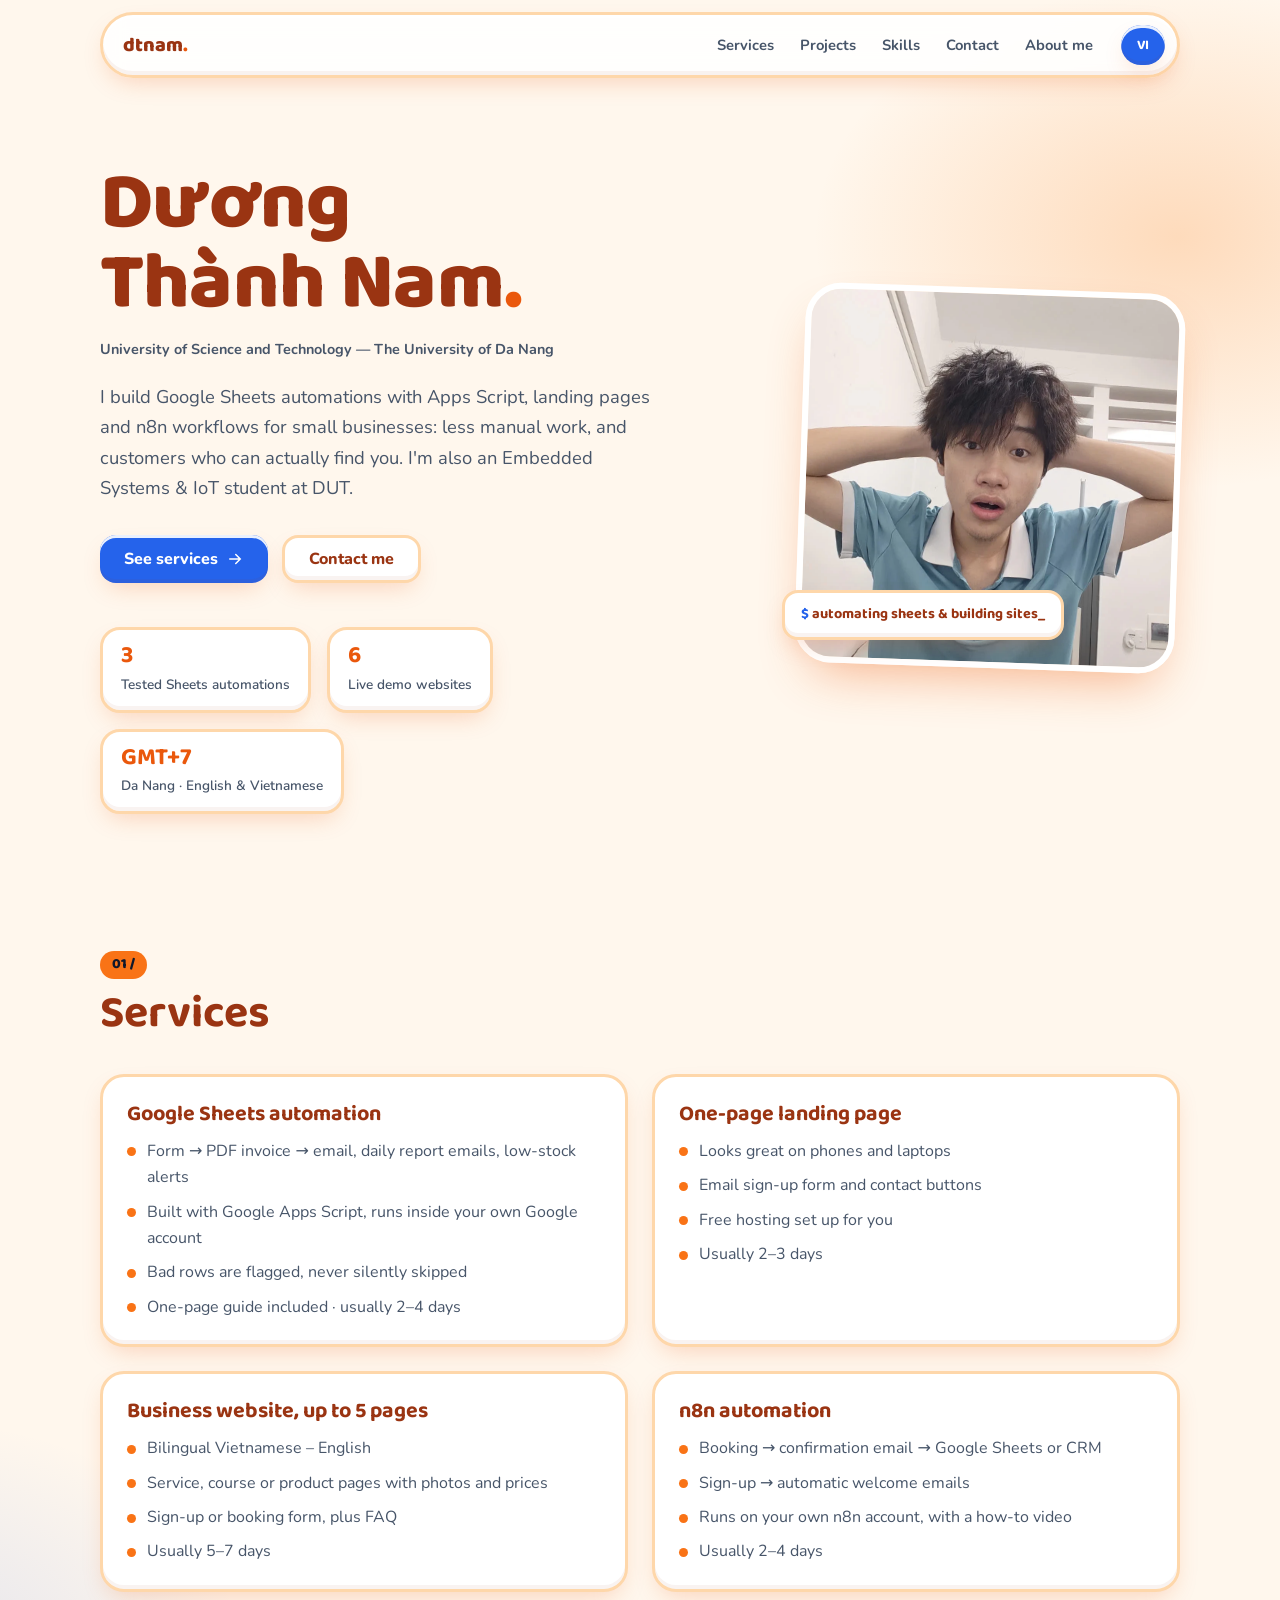
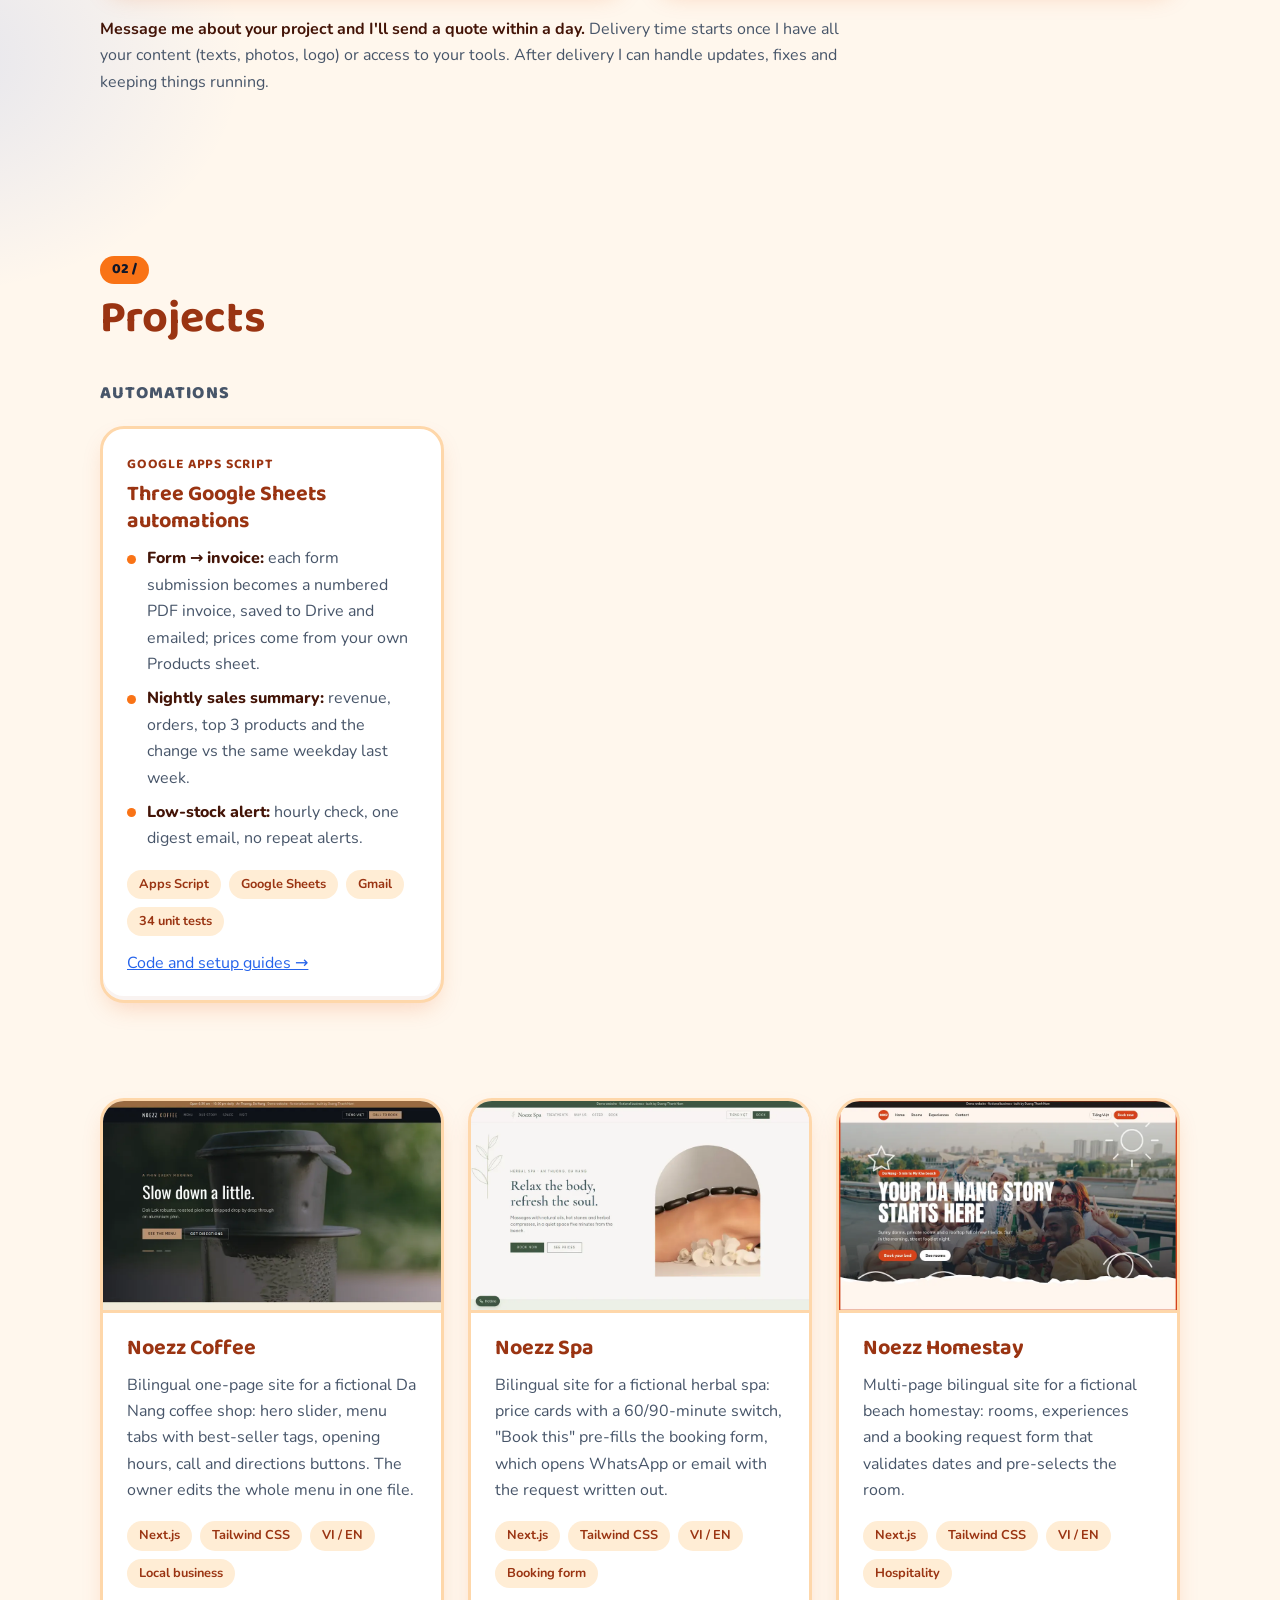
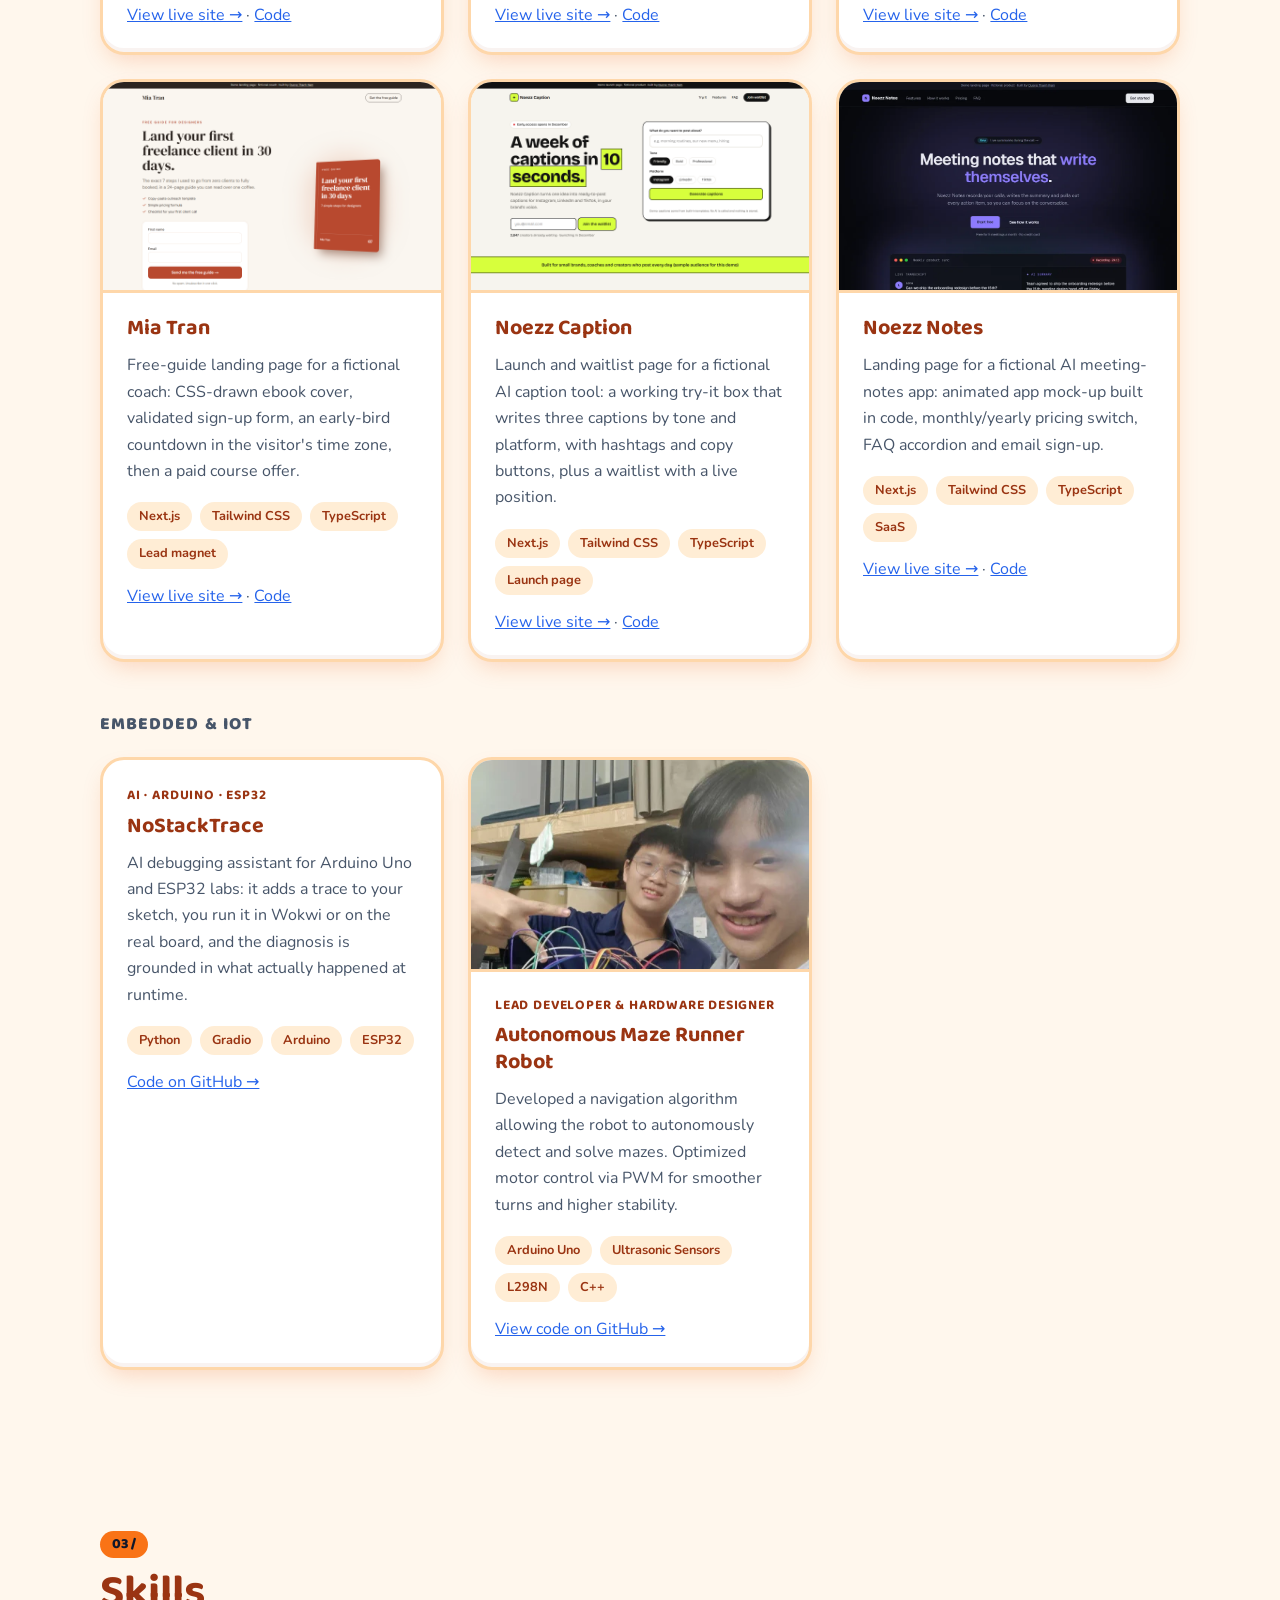
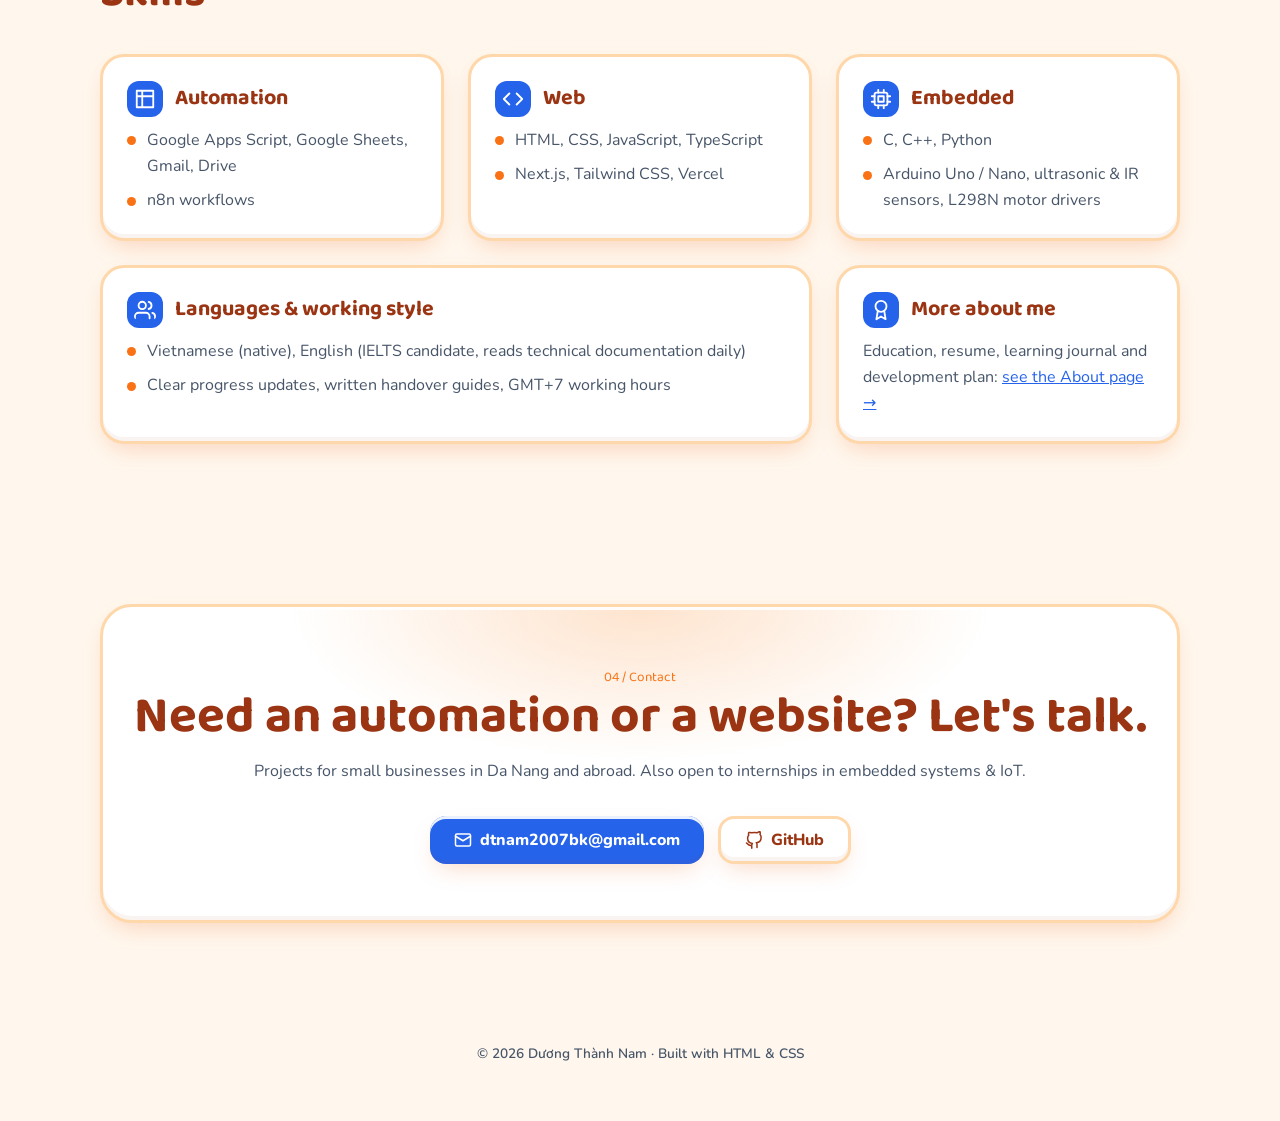
<file: index.html>
<!doctype html>
<html lang="en">
<head>
<meta charset="utf-8">
<meta name="viewport" content="width=device-width, initial-scale=1">
<title>Dương Thành Nam — Google Sheets Automation &amp; Websites</title>
<meta name="description" content="Google Sheets automations with Apps Script, landing pages and n8n workflows for small businesses. Embedded Systems &amp; IoT student at DUT, Da Nang.">
<link rel="preconnect" href="https://fonts.googleapis.com">
<link rel="preconnect" href="https://fonts.gstatic.com" crossorigin>
<link href="https://fonts.googleapis.com/css2?family=Baloo+2:wght@500;600;700;800&family=Nunito:wght@400;600;700;800&display=swap" rel="stylesheet">
<link rel="stylesheet" href="style.css">
</head>
<body>
<script>document.documentElement.classList.add('js')</script>
<div class="wrap">
  <header class="nav">
    <div class="bar">
      <a class="logo" href="#top">dtnam<span>.</span></a>
      <nav class="links" aria-label="Sections">
        <a href="#services" data-vi="Dịch vụ">Services</a><a href="#projects" data-vi="Dự án">Projects</a><a href="#skills" data-vi="Kỹ năng">Skills</a><a href="#contact" data-vi="Liên hệ">Contact</a><a href="about.html" data-vi="Về mình">About me</a>
      </nav>
      <button class="lang" type="button">VI</button>
    </div>
  </header>

  <main id="top">
  <section class="hero">
    <div>
      <h1>Dương<br>Thành Nam<em>.</em></h1>
      <p class="uni">University of Science and Technology — The University of Da Nang</p>
      <p class="lead" data-vi="Mình làm tự động hóa Google Sheets bằng Apps Script, landing page và quy trình n8n cho doanh nghiệp nhỏ: bớt việc nhập tay, khách hàng tìm thấy bạn dễ hơn. Mình đang học Hệ thống nhúng &amp; IoT tại Bách Khoa Đà Nẵng.">I build Google Sheets automations with Apps Script, landing pages and n8n workflows for small businesses: less manual work, and customers who can actually find you. I'm also an Embedded Systems &amp; IoT student at DUT.</p>
      <div class="actions">
        <a class="btn primary" href="#services"><span data-vi="Xem dịch vụ">See services</span>
          <svg viewBox="0 0 24 24" fill="none" stroke="currentColor" stroke-width="2" stroke-linecap="round" aria-hidden="true"><path d="M5 12h14M13 6l6 6-6 6"/></svg></a>
        <a class="btn ghost" href="#contact" data-vi="Liên hệ">Contact me</a>
      </div>
      <div class="stats">
        <div><b>3</b><span data-vi="Tự động hóa Sheets có test">Tested Sheets automations</span></div>
        <div><b>6</b><span data-vi="Website demo đang chạy">Live demo websites</span></div>
        <div><b>GMT+7</b><span data-vi="Đà Nẵng · Việt &amp; Anh">Da Nang · English &amp; Vietnamese</span></div>
      </div>
    </div>
    <div class="portrait">
      <img src="images/me.webp" alt="Portrait of Dương Thành Nam" width="960" height="1280">
      <div class="chip"><b>$</b> automating sheets &amp; building sites_</div>
    </div>
  </section>

  <section id="services">
    <div class="head reveal"><span class="num">01 /</span><h2 data-vi="Dịch vụ">Services</h2></div>
    <div class="grid services">
      <article class="card reveal">
        <h3 data-vi="Tự động hóa Google Sheets">Google Sheets automation</h3>
        <ul data-vi="&lt;li&gt;Form → hóa đơn PDF → email, báo cáo tự gửi hằng ngày, cảnh báo hết hàng&lt;/li&gt;&lt;li&gt;Viết bằng Google Apps Script, chạy ngay trong tài khoản Google của bạn&lt;/li&gt;&lt;li&gt;Dòng lỗi được đánh dấu, không âm thầm bỏ qua&lt;/li&gt;&lt;li&gt;Kèm hướng dẫn 1 trang · thường 2–4 ngày&lt;/li&gt;">
          <li>Form → PDF invoice → email, daily report emails, low-stock alerts</li>
          <li>Built with Google Apps Script, runs inside your own Google account</li>
          <li>Bad rows are flagged, never silently skipped</li>
          <li>One-page guide included · usually 2–4 days</li>
        </ul>
      </article>
      <article class="card reveal">
        <h3 data-vi="Landing page 1 trang">One-page landing page</h3>
        <ul data-vi="&lt;li&gt;Đẹp trên điện thoại và máy tính&lt;/li&gt;&lt;li&gt;Form thu email hoặc đăng ký, nút Zalo và email&lt;/li&gt;&lt;li&gt;Cài đặt hosting miễn phí&lt;/li&gt;&lt;li&gt;Thường 2–3 ngày&lt;/li&gt;">
          <li>Looks great on phones and laptops</li>
          <li>Email sign-up form and contact buttons</li>
          <li>Free hosting set up for you</li>
          <li>Usually 2–3 days</li>
        </ul>
      </article>
      <article class="card reveal">
        <h3 data-vi="Website tối đa 5 trang">Business website, up to 5 pages</h3>
        <ul data-vi="&lt;li&gt;Song ngữ Việt – Anh cho khách nước ngoài&lt;/li&gt;&lt;li&gt;Trang dịch vụ, khóa học hoặc sản phẩm, có ảnh và giá&lt;/li&gt;&lt;li&gt;Form đăng ký hoặc đặt lịch hẹn, có FAQ&lt;/li&gt;&lt;li&gt;Thường 5–7 ngày&lt;/li&gt;">
          <li>Bilingual Vietnamese – English</li>
          <li>Service, course or product pages with photos and prices</li>
          <li>Sign-up or booking form, plus FAQ</li>
          <li>Usually 5–7 days</li>
        </ul>
      </article>
      <article class="card reveal">
        <h3 data-vi="Tự động hóa với n8n">n8n automation</h3>
        <ul data-vi="&lt;li&gt;Đặt lịch → email xác nhận → Google Sheets hoặc CRM&lt;/li&gt;&lt;li&gt;Đăng ký → email chào mừng tự động&lt;/li&gt;&lt;li&gt;Chạy trên tài khoản n8n của bạn, kèm video hướng dẫn&lt;/li&gt;&lt;li&gt;Thường 2–4 ngày&lt;/li&gt;">
          <li>Booking → confirmation email → Google Sheets or CRM</li>
          <li>Sign-up → automatic welcome emails</li>
          <li>Runs on your own n8n account, with a how-to video</li>
          <li>Usually 2–4 days</li>
        </ul>
      </article>
    </div>
    <p class="note reveal" data-vi="&lt;b&gt;Nhắn mình mô tả dự án, mình gửi báo giá trong vòng 1 ngày.&lt;/b&gt; Thời gian giao tính từ lúc mình nhận đủ nội dung (chữ, ảnh, logo) hoặc quyền truy cập công cụ. Sau khi giao, mình nhận cập nhật nội dung, sửa lỗi và giữ website luôn chạy.">
      <b>Message me about your project and I'll send a quote within a day.</b> Delivery time starts once I have all your content (texts, photos, logo) or access to your tools. After delivery I can handle updates, fixes and keeping things running.</p>
  </section>

  <section id="projects">
    <div class="head reveal"><span class="num">02 /</span><h2 data-vi="Dự án">Projects</h2></div>
    <h3 class="subhead reveal" data-vi="Tự động hóa">Automations</h3>
    <div class="grid featured">
      <article class="card reveal">
        <span class="label">Google Apps Script</span>
        <h3 data-vi="3 tự động hóa Google Sheets">Three Google Sheets automations</h3>
        <ul data-vi="&lt;li&gt;&lt;b&gt;Form → hóa đơn:&lt;/b&gt; mỗi lần gửi form tạo một hóa đơn PDF có số thứ tự, lưu Drive và email cho khách; giá lấy từ bảng Sản phẩm của bạn.&lt;/li&gt;&lt;li&gt;&lt;b&gt;Báo cáo doanh số mỗi tối:&lt;/b&gt; doanh thu, số đơn, top 3 sản phẩm và so với cùng thứ tuần trước.&lt;/li&gt;&lt;li&gt;&lt;b&gt;Cảnh báo hết hàng:&lt;/b&gt; kiểm tra mỗi giờ, một email tổng hợp, không báo trùng.&lt;/li&gt;">
          <li><b>Form → invoice:</b> each form submission becomes a numbered PDF invoice, saved to Drive and emailed; prices come from your own Products sheet.</li>
          <li><b>Nightly sales summary:</b> revenue, orders, top 3 products and the change vs the same weekday last week.</li>
          <li><b>Low-stock alert:</b> hourly check, one digest email, no repeat alerts.</li>
        </ul>
        <div class="tags"><span>Apps Script</span><span>Google Sheets</span><span>Gmail</span><span>34 unit tests</span></div>
        <p style="margin-top:14px"><a href="https://github.com/namduong-dev1809/upwork-demos" target="_blank" rel="noopener" data-vi="Xem mã nguồn và hướng dẫn cài →">Code and setup guides →</a></p>
      </article>
    </div>
    <h3 class="subhead reveal" data-vi="Website">Websites</h3>
    <div class="grid featured">
      <article class="card reveal">
        <div class="media"><a href="https://noezz-coffee.vercel.app" target="_blank" rel="noopener"><img src="images/coffee.webp" alt="Home page of the Noezz Coffee demo website" loading="lazy" width="960" height="600"></a></div>
        <h3>Noezz Coffee</h3>
        <p data-vi="Website một trang song ngữ cho một quán cà phê ở Đà Nẵng (giả định): slider ảnh, menu chia tab có nhãn bán chạy, giờ mở cửa, nút gọi và chỉ đường. Chủ quán sửa toàn bộ menu trong một file.">Bilingual one-page site for a fictional Da Nang coffee shop: hero slider, menu tabs with best-seller tags, opening hours, call and directions buttons. The owner edits the whole menu in one file.</p>
        <div class="tags"><span>Next.js</span><span>Tailwind CSS</span><span>VI / EN</span><span>Local business</span></div>
        <p style="margin-top:14px"><a href="https://noezz-coffee.vercel.app" target="_blank" rel="noopener" data-vi="Xem website →">View live site →</a> · <a href="https://github.com/namduong-dev1809/noezz-coffee" target="_blank" rel="noopener" data-vi="Mã nguồn">Code</a></p>
      </article>
      <article class="card reveal">
        <div class="media"><a href="https://noezz-spa.vercel.app" target="_blank" rel="noopener"><img src="images/spa.webp" alt="Home page of the Noezz Spa demo website" loading="lazy" width="960" height="600"></a></div>
        <h3>Noezz Spa</h3>
        <p data-vi="Website song ngữ cho một spa thảo mộc (giả định): bảng giá gạt 60/90 phút, nút &quot;Đặt liệu trình này&quot; tự điền form đặt lịch, form mở WhatsApp hoặc email với nội dung đã viết sẵn.">Bilingual site for a fictional herbal spa: price cards with a 60/90-minute switch, &quot;Book this&quot; pre-fills the booking form, which opens WhatsApp or email with the request written out.</p>
        <div class="tags"><span>Next.js</span><span>Tailwind CSS</span><span>VI / EN</span><span>Booking form</span></div>
        <p style="margin-top:14px"><a href="https://noezz-spa.vercel.app" target="_blank" rel="noopener" data-vi="Xem website →">View live site →</a> · <a href="https://github.com/namduong-dev1809/noezz-spa" target="_blank" rel="noopener" data-vi="Mã nguồn">Code</a></p>
      </article>
      <article class="card reveal">
        <div class="media"><a href="https://noezz-homestay.vercel.app" target="_blank" rel="noopener"><img src="images/homestay.webp" alt="Home page of the Noezz Homestay demo website" loading="lazy" width="960" height="600"></a></div>
        <h3>Noezz Homestay</h3>
        <p data-vi="Website nhiều trang song ngữ cho một homestay gần biển (giả định): phòng, trải nghiệm và form yêu cầu đặt phòng có kiểm tra ngày, tự chọn sẵn phòng.">Multi-page bilingual site for a fictional beach homestay: rooms, experiences and a booking request form that validates dates and pre-selects the room.</p>
        <div class="tags"><span>Next.js</span><span>Tailwind CSS</span><span>VI / EN</span><span>Hospitality</span></div>
        <p style="margin-top:14px"><a href="https://noezz-homestay.vercel.app" target="_blank" rel="noopener" data-vi="Xem website →">View live site →</a> · <a href="https://github.com/namduong-dev1809/noezz-homestay" target="_blank" rel="noopener" data-vi="Mã nguồn">Code</a></p>
      </article>
      <article class="card reveal">
        <div class="media"><a href="https://mia-tran-coach.vercel.app" target="_blank" rel="noopener"><img src="images/mia-tran.png" alt="Home page of the Mia Tran coach landing page demo, with a free guide sign-up form and ebook cover" loading="lazy" width="1440" height="900"></a></div>
        <h3>Mia Tran</h3>
        <p data-vi="Landing page tặng ebook để thu email cho một coach (giả định): bìa ebook dựng bằng CSS, form đăng ký kiểm tra từng ô, đồng hồ đếm ngược ưu đãi theo múi giờ người xem, rồi giới thiệu khóa học trả phí.">Free-guide landing page for a fictional coach: CSS-drawn ebook cover, validated sign-up form, an early-bird countdown in the visitor's time zone, then a paid course offer.</p>
        <div class="tags"><span>Next.js</span><span>Tailwind CSS</span><span>TypeScript</span><span>Lead magnet</span></div>
        <p style="margin-top:14px"><a href="https://mia-tran-coach.vercel.app" target="_blank" rel="noopener" data-vi="Xem website →">View live site →</a> · <a href="https://github.com/namduong-dev1809/mia-tran-coach" target="_blank" rel="noopener" data-vi="Mã nguồn">Code</a></p>
      </article>
      <article class="card reveal">
        <div class="media"><a href="https://noezz-caption.vercel.app" target="_blank" rel="noopener"><img src="images/caption.png" alt="Home page of the Noezz Caption launch page demo, with a caption generator box and waitlist form" loading="lazy" width="1440" height="900"></a></div>
        <h3>Noezz Caption</h3>
        <p data-vi="Trang ra mắt và đăng ký waitlist cho một công cụ AI viết caption (giả định): ô dùng thử tạo 3 caption theo giọng văn và nền tảng, có hashtag và nút sao chép; đăng ký waitlist hiện số thứ tự.">Launch and waitlist page for a fictional AI caption tool: a working try-it box that writes three captions by tone and platform, with hashtags and copy buttons, plus a waitlist with a live position.</p>
        <div class="tags"><span>Next.js</span><span>Tailwind CSS</span><span>TypeScript</span><span>Launch page</span></div>
        <p style="margin-top:14px"><a href="https://noezz-caption.vercel.app" target="_blank" rel="noopener" data-vi="Xem website →">View live site →</a> · <a href="https://github.com/namduong-dev1809/noezz-caption" target="_blank" rel="noopener" data-vi="Mã nguồn">Code</a></p>
      </article>
      <article class="card reveal">
        <div class="media"><a href="https://noezz-notes.vercel.app" target="_blank" rel="noopener"><img src="images/notes.webp" alt="Home page of the Noezz Notes SaaS demo website" loading="lazy" width="960" height="600"></a></div>
        <h3>Noezz Notes</h3>
        <p data-vi="Landing page cho một ứng dụng AI ghi chép cuộc họp (giả định): khung app có hiệu ứng dựng bằng code, bảng giá gạt Tháng/Năm, FAQ đóng mở và ô đăng ký email.">Landing page for a fictional AI meeting-notes app: animated app mock-up built in code, monthly/yearly pricing switch, FAQ accordion and email sign-up.</p>
        <div class="tags"><span>Next.js</span><span>Tailwind CSS</span><span>TypeScript</span><span>SaaS</span></div>
        <p style="margin-top:14px"><a href="https://noezz-notes.vercel.app" target="_blank" rel="noopener" data-vi="Xem website →">View live site →</a> · <a href="https://github.com/namduong-dev1809/noezz-notes" target="_blank" rel="noopener" data-vi="Mã nguồn">Code</a></p>
      </article>
    </div>
    <h3 class="subhead reveal" data-vi="Nhúng &amp; IoT">Embedded &amp; IoT</h3>
    <div class="grid featured">
      <article class="card reveal">
        <span class="label">AI · Arduino · ESP32</span>
        <h3>NoStackTrace</h3>
        <p data-vi="Trợ lý gỡ lỗi bằng AI cho bài lab Arduino Uno và ESP32: tự chèn trace vào sketch, bạn chạy trên Wokwi hoặc board thật, và chẩn đoán dựa trên những gì thực sự xảy ra lúc chạy.">AI debugging assistant for Arduino Uno and ESP32 labs: it adds a trace to your sketch, you run it in Wokwi or on the real board, and the diagnosis is grounded in what actually happened at runtime.</p>
        <div class="tags"><span>Python</span><span>Gradio</span><span>Arduino</span><span>ESP32</span></div>
        <p style="margin-top:14px"><a href="https://github.com/namduong-dev1809/nostacktrace" target="_blank" rel="noopener" data-vi="Mã nguồn →">Code on GitHub →</a></p>
      </article>
      <article class="card reveal">
        <div class="media"><img src="images/robot.png" alt="Maze Runner Robot with Arduino, ultrasonic sensors and wiring" loading="lazy"></div>
        <span class="label">Lead Developer &amp; Hardware Designer</span>
        <h3>Autonomous Maze Runner Robot</h3>
        <p data-vi="Thuật toán giúp robot tự dò và thoát mê cung. Tinh chỉnh điều khiển động cơ bằng PWM để rẽ mượt và chạy ổn định hơn.">Developed a navigation algorithm allowing the robot to autonomously detect and solve mazes. Optimized motor control via PWM for smoother turns and higher stability.</p>
        <div class="tags"><span>Arduino Uno</span><span>Ultrasonic Sensors</span><span>L298N</span><span>C++</span></div>
        <p style="margin-top:14px"><a href="https://github.com/namduong-dev1809/maze-runner-robot" target="_blank" rel="noopener" data-vi="Mã nguồn →">View code on GitHub →</a></p>
      </article>
    </div>
  </section>

  <section id="skills">
    <div class="head reveal"><span class="num">03 /</span><h2 data-vi="Kỹ năng">Skills</h2></div>
    <div class="bento">
      <div class="card reveal">
        <h3 class="ih"><svg viewBox="0 0 24 24" fill="none" stroke="currentColor" stroke-width="2" stroke-linecap="round" stroke-linejoin="round" aria-hidden="true"><path d="M3 3h18v18H3zM3 9h18M9 3v18"/></svg><span data-vi="Tự động hóa">Automation</span></h3>
        <ul><li>Google Apps Script, Google Sheets, Gmail, Drive</li><li>n8n workflows</li></ul>
      </div>
      <div class="card reveal">
        <h3 class="ih"><svg viewBox="0 0 24 24" fill="none" stroke="currentColor" stroke-width="2" stroke-linecap="round" stroke-linejoin="round" aria-hidden="true"><path d="m16 18 6-6-6-6M8 6l-6 6 6 6"/></svg>Web</h3>
        <ul><li>HTML, CSS, JavaScript, TypeScript</li><li>Next.js, Tailwind CSS, Vercel</li></ul>
      </div>
      <div class="card reveal">
        <h3 class="ih"><svg viewBox="0 0 24 24" fill="none" stroke="currentColor" stroke-width="2" stroke-linecap="round" stroke-linejoin="round" aria-hidden="true"><rect x="5" y="5" width="14" height="14" rx="2"/><path d="M9 9h6v6H9zM9 2v3M15 2v3M9 19v3M15 19v3M2 9h3M2 15h3M19 9h3M19 15h3"/></svg><span data-vi="Nhúng">Embedded</span></h3>
        <ul><li>C, C++, Python</li><li>Arduino Uno / Nano, ultrasonic &amp; IR sensors, L298N motor drivers</li></ul>
      </div>
      <div class="card wide reveal">
        <h3 class="ih"><svg viewBox="0 0 24 24" fill="none" stroke="currentColor" stroke-width="2" stroke-linecap="round" stroke-linejoin="round" aria-hidden="true"><path d="M17 21v-2a4 4 0 0 0-4-4H5a4 4 0 0 0-4 4v2"/><circle cx="9" cy="7" r="4"/><path d="M23 21v-2a4 4 0 0 0-3-3.9M16 3.1a4 4 0 0 1 0 7.8"/></svg><span data-vi="Ngôn ngữ &amp; làm việc">Languages &amp; working style</span></h3>
        <ul><li data-vi="Tiếng Việt (bản ngữ), tiếng Anh (đang luyện IELTS, đọc tài liệu kỹ thuật hằng ngày)">Vietnamese (native), English (IELTS candidate, reads technical documentation daily)</li><li data-vi="Báo tiến độ rõ ràng, giao kèm hướng dẫn, làm việc theo giờ GMT+7">Clear progress updates, written handover guides, GMT+7 working hours</li></ul>
      </div>
      <div class="card reveal">
        <h3 class="ih"><svg viewBox="0 0 24 24" fill="none" stroke="currentColor" stroke-width="2" stroke-linecap="round" stroke-linejoin="round" aria-hidden="true"><circle cx="12" cy="8" r="6"/><path d="M15.5 13 17 22l-5-3-5 3 1.5-9"/></svg><span data-vi="Về mình">More about me</span></h3>
        <p data-vi="Học vấn, CV, nhật ký học tập và kế hoạch phát triển: &lt;a href=&quot;about.html&quot;&gt;xem trang Về mình →&lt;/a&gt;">Education, resume, learning journal and development plan: <a href="about.html">see the About page →</a></p>
      </div>
    </div>
  </section>

  <section id="contact">
    <div class="contact reveal">
      <span class="num head" style="font-family:var(--mono);color:var(--accent);font-size:.85rem" data-vi="04 / Liên hệ">04 / Contact</span>
      <h2 data-vi="Cần tự động hóa hay làm website? Nhắn mình nhé.">Need an automation or a website? Let's talk.</h2>
      <p data-vi="Nhận dự án cho doanh nghiệp nhỏ ở Đà Nẵng và nước ngoài. Cũng sẵn sàng thực tập về hệ thống nhúng &amp; IoT.">Projects for small businesses in Da Nang and abroad. Also open to internships in embedded systems &amp; IoT.</p>
      <div class="actions">
        <a class="btn primary" href="mailto:dtnam2007bk@gmail.com">
          <svg viewBox="0 0 24 24" fill="none" stroke="currentColor" stroke-width="2" stroke-linecap="round" stroke-linejoin="round" aria-hidden="true"><rect x="2" y="4" width="20" height="16" rx="2"/><path d="m22 7-10 6L2 7"/></svg>dtnam2007bk@gmail.com</a>
        <a class="btn ghost" href="https://github.com/namduong-dev1809" target="_blank" rel="noopener">
          <svg viewBox="0 0 24 24" fill="none" stroke="currentColor" stroke-width="2" stroke-linecap="round" stroke-linejoin="round" aria-hidden="true"><path d="M9 19c-5 1.5-5-2.5-7-3m14 6v-3.9a3.4 3.4 0 0 0-.9-2.6c3.1-.3 6.4-1.5 6.4-7a5.4 5.4 0 0 0-1.5-3.8 5 5 0 0 0-.1-3.8s-1.2-.3-3.9 1.5a13.4 13.4 0 0 0-7 0C6.3 1.6 5.1 2 5.1 2a5 5 0 0 0-.1 3.8A5.4 5.4 0 0 0 3.5 9.6c0 5.4 3.3 6.6 6.4 7a3.4 3.4 0 0 0-.9 2.6V23"/></svg>GitHub</a>
      </div>
    </div>
  </section>
  </main>

  <footer>© 2026 Dương Thành Nam · Built with HTML &amp; CSS</footer>
</div>
<script src="site.js"></script>
</body>
</html>
</file>
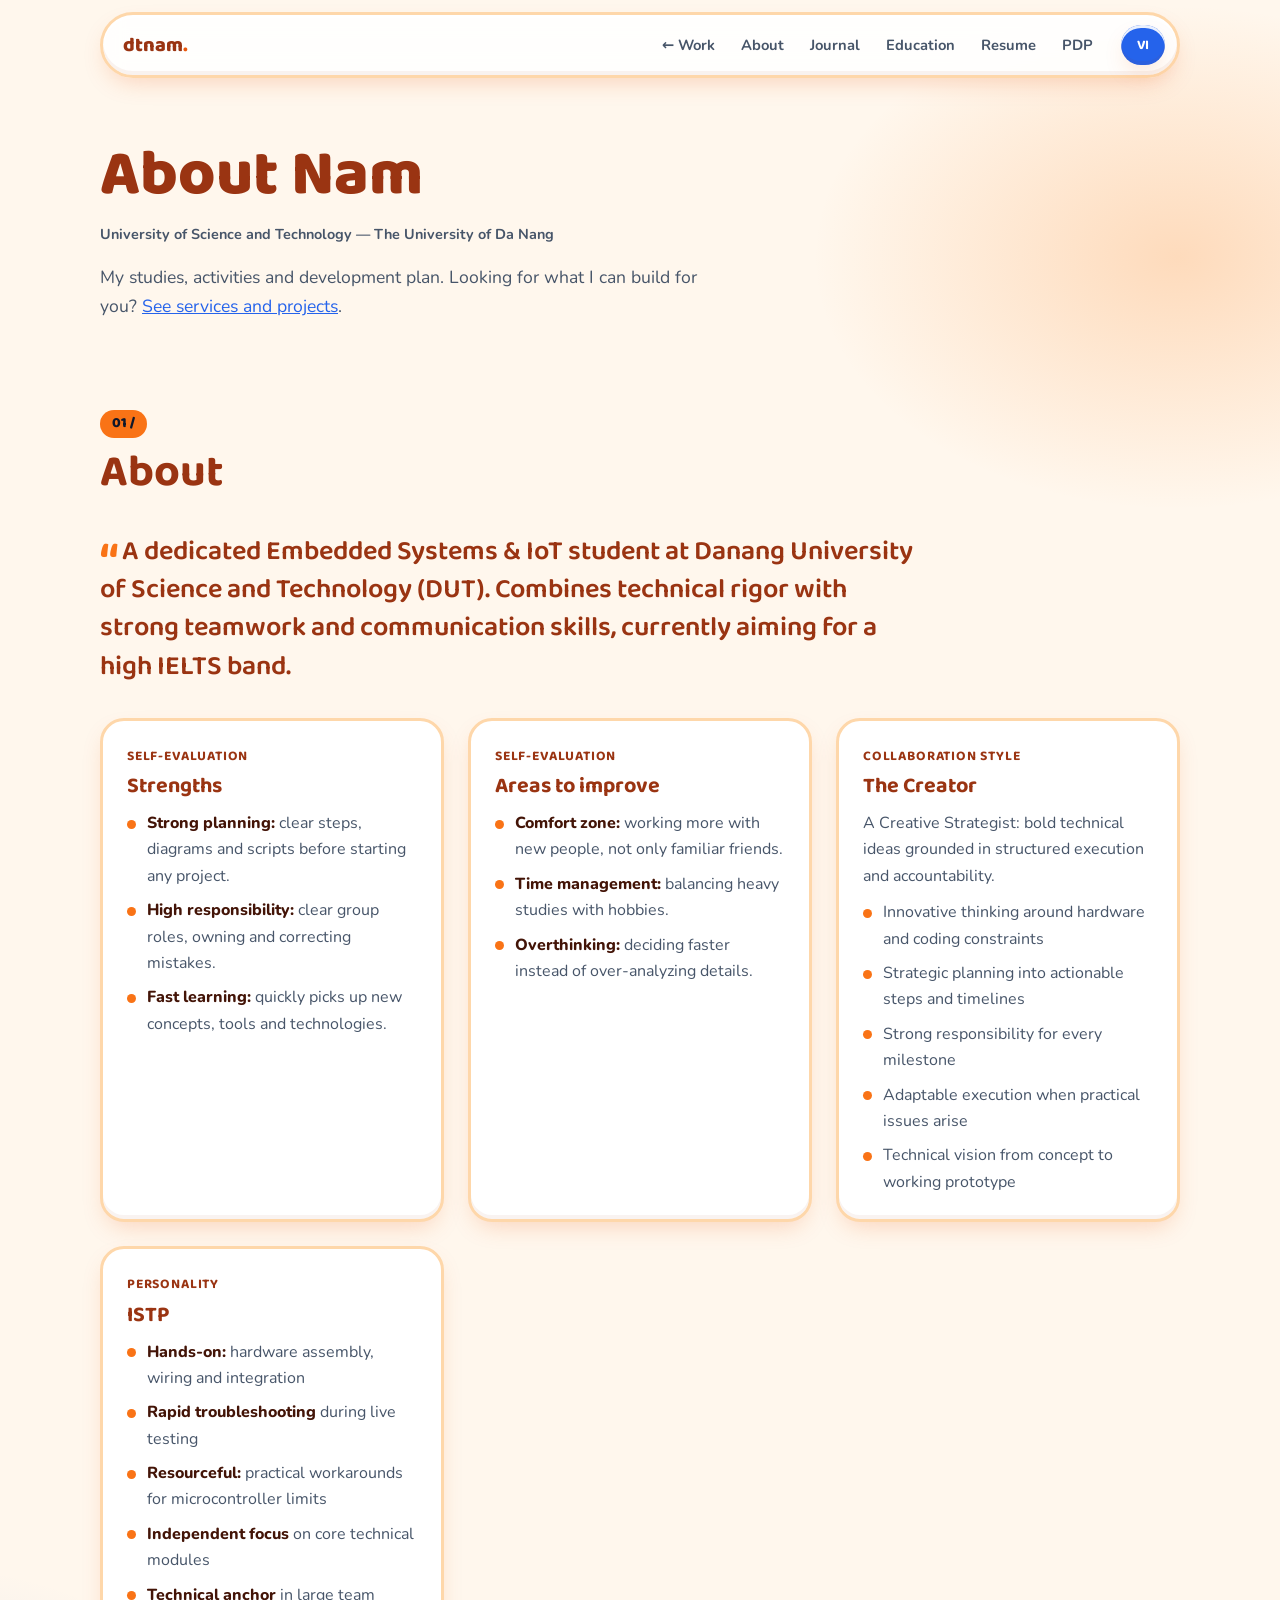
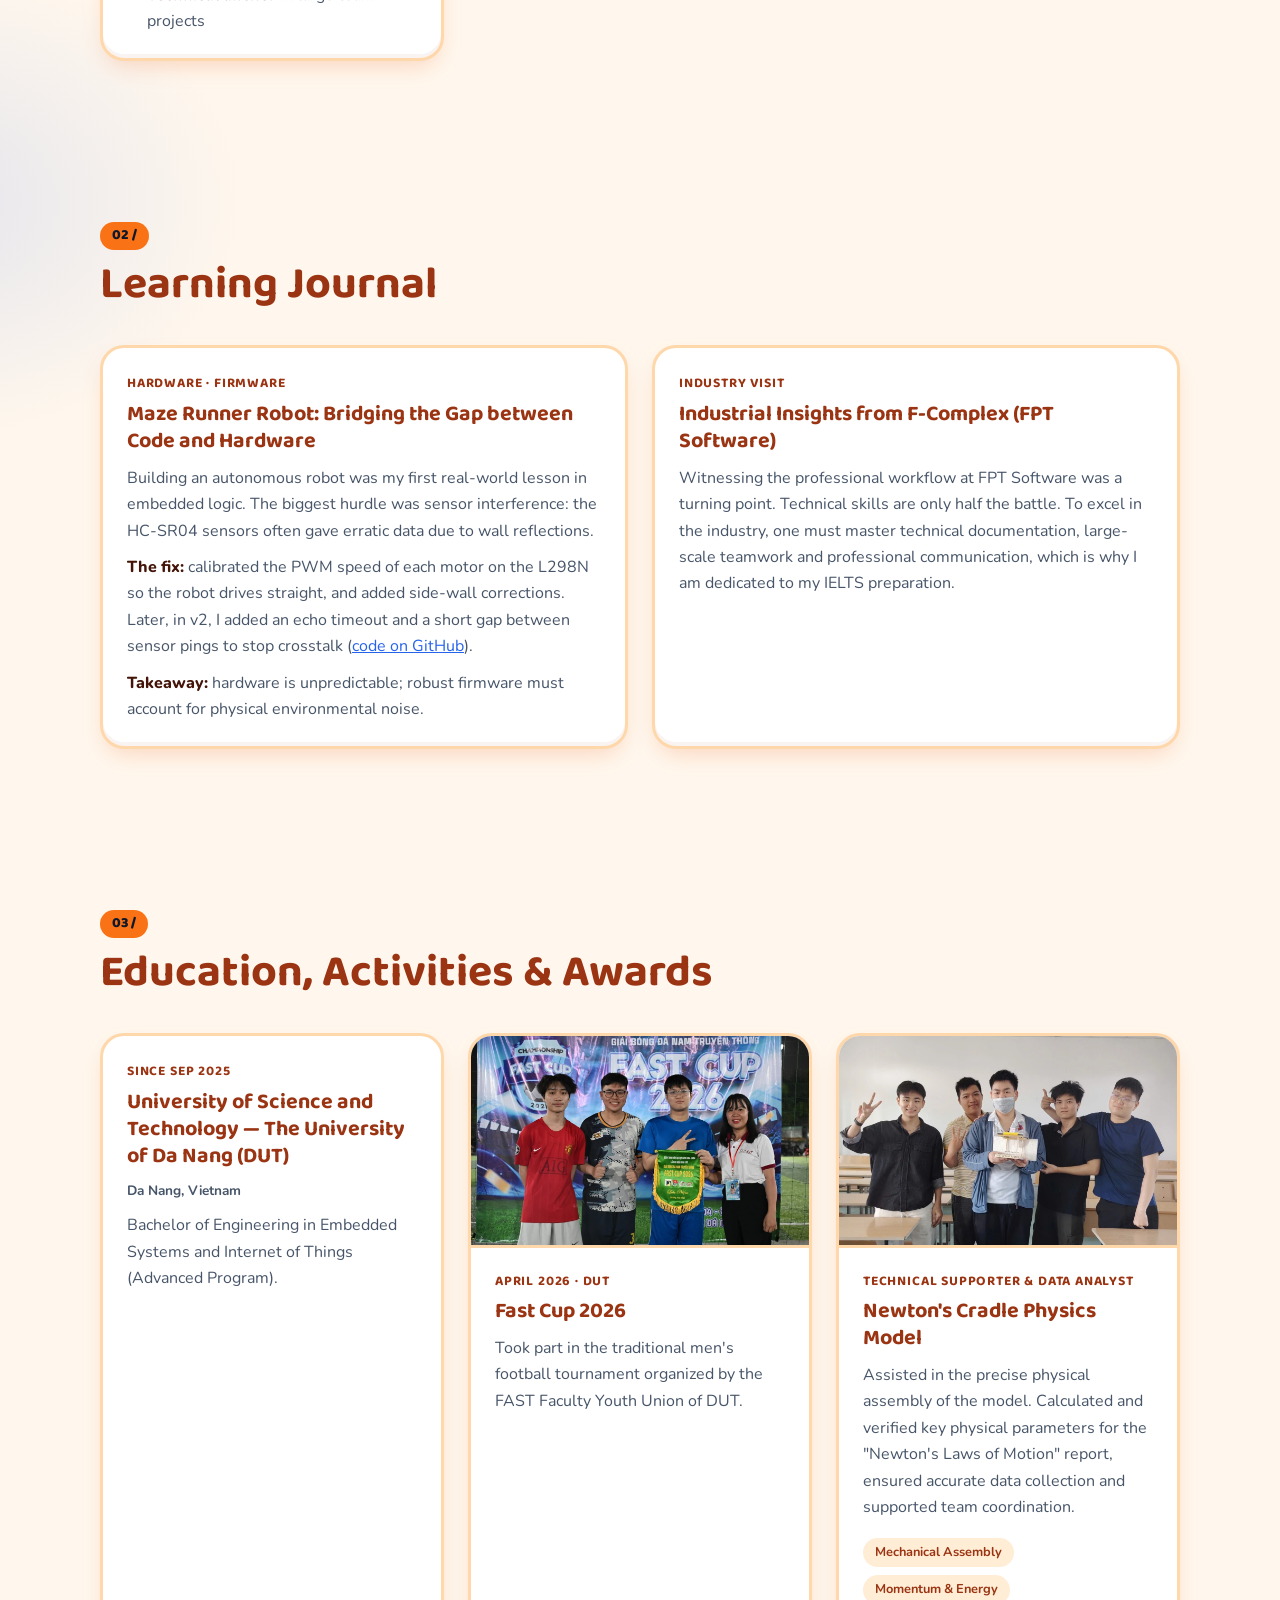
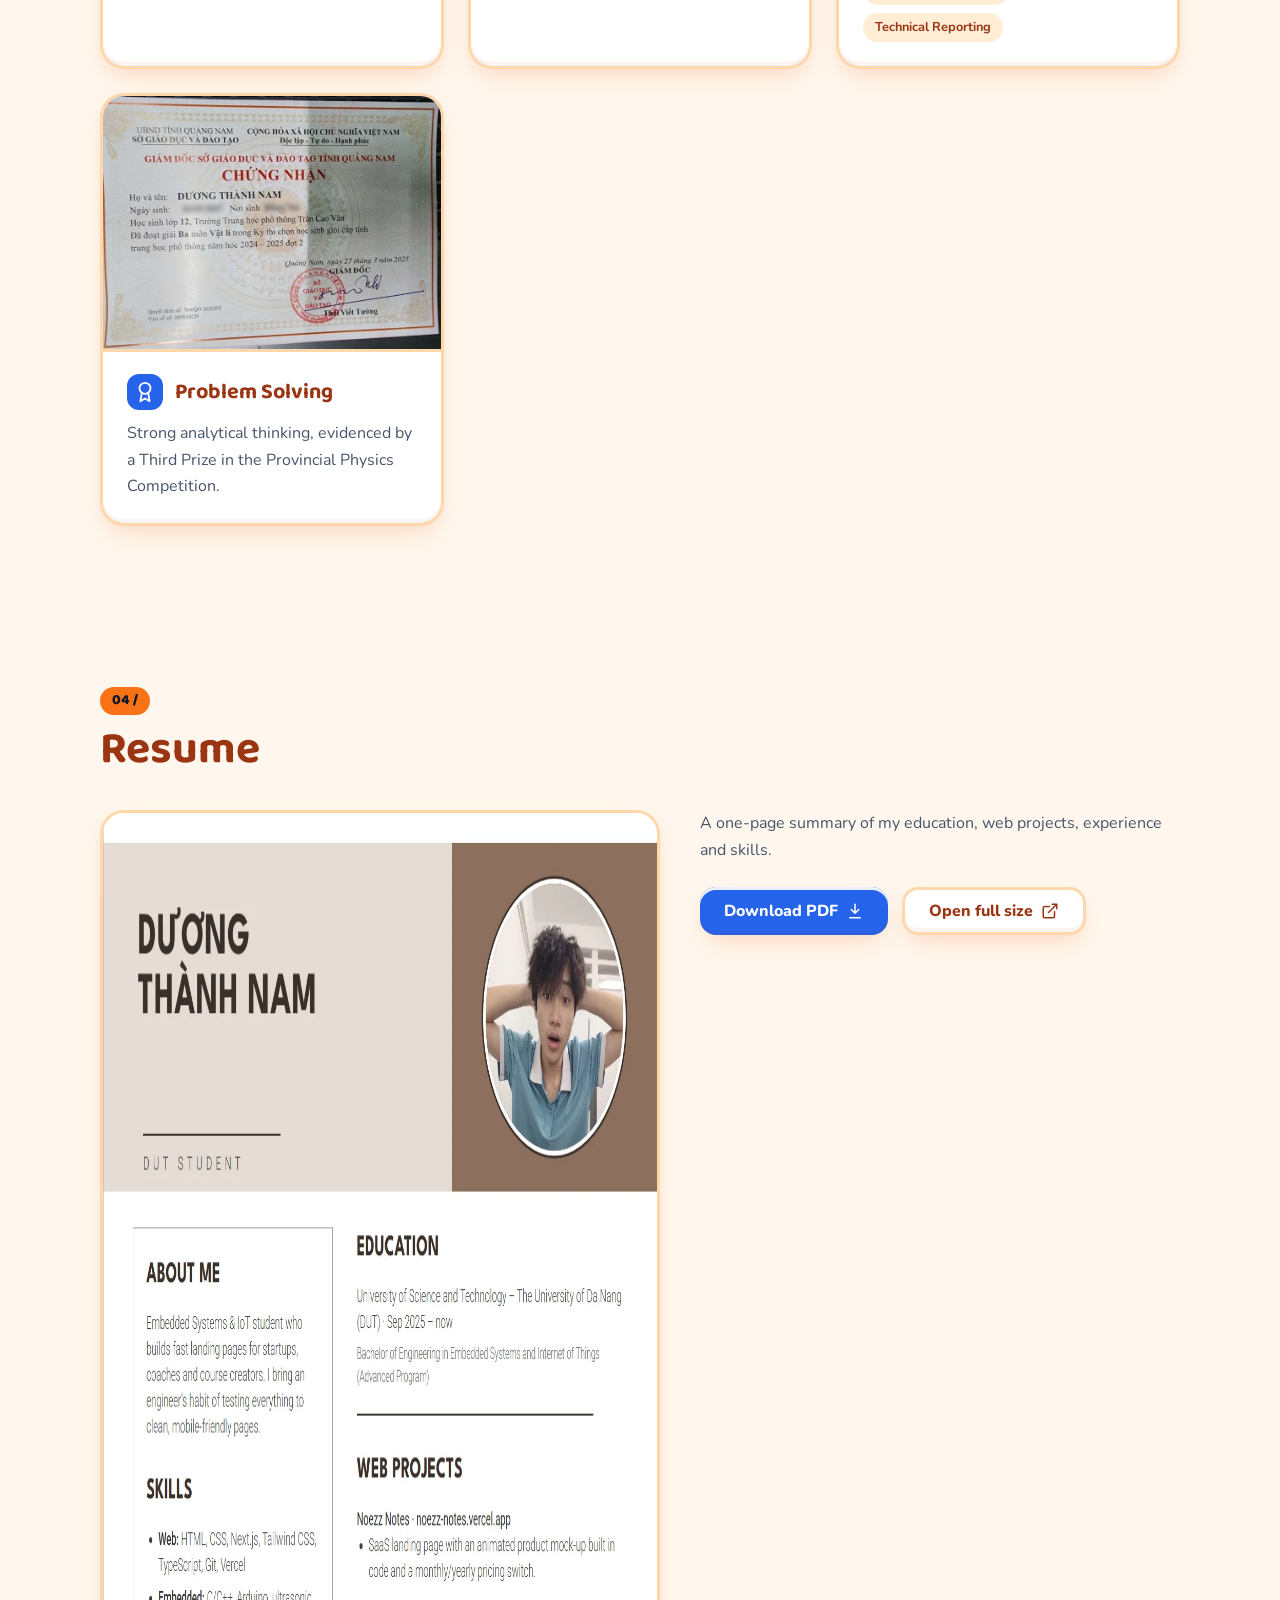
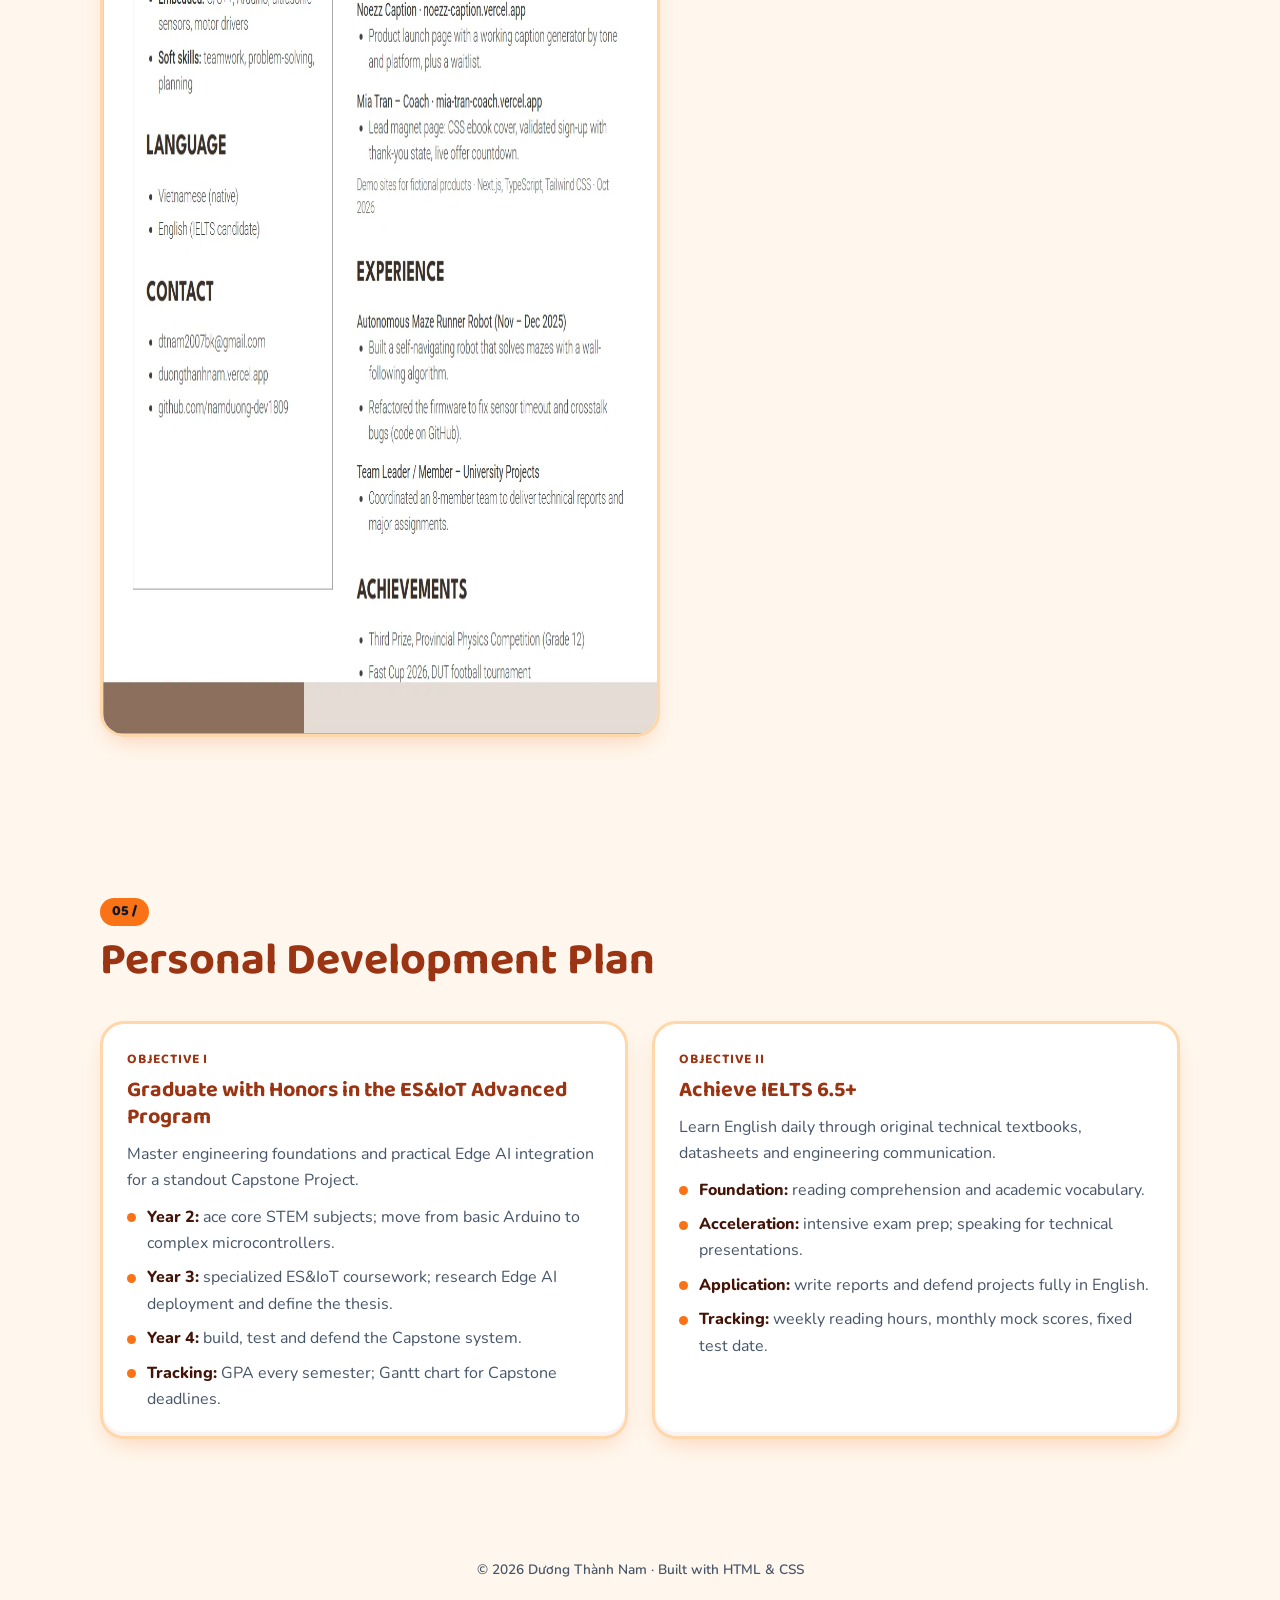
<file: about.html>
<!doctype html>
<html lang="en">
<head>
<meta charset="utf-8">
<meta name="viewport" content="width=device-width, initial-scale=1">
<title>About — Dương Thành Nam</title>
<meta name="description" content="About Dương Thành Nam: Embedded Systems &amp; IoT student at DUT. Learning journal, education, resume and personal development plan.">
<link rel="preconnect" href="https://fonts.googleapis.com">
<link rel="preconnect" href="https://fonts.gstatic.com" crossorigin>
<link href="https://fonts.googleapis.com/css2?family=Baloo+2:wght@500;600;700;800&family=Nunito:wght@400;600;700;800&display=swap" rel="stylesheet">
<link rel="stylesheet" href="style.css">
</head>
<body>
<script>document.documentElement.classList.add('js')</script>
<div class="wrap">
  <header class="nav">
    <div class="bar">
      <a class="logo" href="index.html">dtnam<span>.</span></a>
      <nav class="links" aria-label="Sections">
        <a href="index.html" data-vi="← Dịch vụ &amp; dự án">← Work</a><a href="#about" data-vi="Giới thiệu">About</a><a href="#journal" data-vi="Nhật ký">Journal</a><a href="#education" data-vi="Học vấn">Education</a><a href="#resume" data-vi="CV">Resume</a><a href="#pdp">PDP</a>
      </nav>
      <button class="lang" type="button">VI</button>
    </div>
  </header>

  <main id="top">
  <section class="page-hero">
    <h1 data-vi="Về Nam">About Nam</h1>
    <p class="uni">University of Science and Technology — The University of Da Nang</p>
    <p class="lead" data-vi="Học tập, hoạt động và kế hoạch phát triển của mình. Muốn xem mình làm được gì cho dự án của bạn? &lt;a href=&quot;index.html&quot;&gt;Xem dịch vụ và dự án&lt;/a&gt;.">My studies, activities and development plan. Looking for what I can build for you? <a href="index.html">See services and projects</a>.</p>
  </section>

  <section id="about">
    <div class="head reveal"><span class="num">01 /</span><h2 data-vi="Giới thiệu">About</h2></div>
    <p class="quote reveal">A dedicated Embedded Systems &amp; IoT student at Danang University of Science and Technology (DUT). Combines technical rigor with strong teamwork and communication skills, currently aiming for a high IELTS band.</p>
    <div class="grid">
      <div class="card reveal">
        <span class="label">Self-evaluation</span>
        <h3>Strengths</h3>
        <ul>
          <li><b>Strong planning:</b> clear steps, diagrams and scripts before starting any project.</li>
          <li><b>High responsibility:</b> clear group roles, owning and correcting mistakes.</li>
          <li><b>Fast learning:</b> quickly picks up new concepts, tools and technologies.</li>
        </ul>
      </div>
      <div class="card reveal">
        <span class="label">Self-evaluation</span>
        <h3>Areas to improve</h3>
        <ul>
          <li><b>Comfort zone:</b> working more with new people, not only familiar friends.</li>
          <li><b>Time management:</b> balancing heavy studies with hobbies.</li>
          <li><b>Overthinking:</b> deciding faster instead of over-analyzing details.</li>
        </ul>
      </div>
      <div class="card reveal">
        <span class="label">Collaboration style</span>
        <h3>The Creator</h3>
        <p>A Creative Strategist: bold technical ideas grounded in structured execution and accountability.</p>
        <ul>
          <li>Innovative thinking around hardware and coding constraints</li>
          <li>Strategic planning into actionable steps and timelines</li>
          <li>Strong responsibility for every milestone</li>
          <li>Adaptable execution when practical issues arise</li>
          <li>Technical vision from concept to working prototype</li>
        </ul>
      </div>
      <div class="card reveal">
        <span class="label">Personality</span>
        <h3>ISTP</h3>
        <ul>
          <li><b>Hands-on:</b> hardware assembly, wiring and integration</li>
          <li><b>Rapid troubleshooting</b> during live testing</li>
          <li><b>Resourceful:</b> practical workarounds for microcontroller limits</li>
          <li><b>Independent focus</b> on core technical modules</li>
          <li><b>Technical anchor</b> in large team projects</li>
        </ul>
      </div>
    </div>
  </section>
  <section id="journal">
    <div class="head reveal"><span class="num">02 /</span><h2 data-vi="Nhật ký học tập">Learning Journal</h2></div>
    <div class="grid">
      <article class="card reveal">
        <span class="label">Hardware · Firmware</span>
        <h3>Maze Runner Robot: Bridging the Gap between Code and Hardware</h3>
        <p>Building an autonomous robot was my first real-world lesson in embedded logic. The biggest hurdle was sensor interference: the HC-SR04 sensors often gave erratic data due to wall reflections.</p>
        <p><b>The fix:</b> calibrated the PWM speed of each motor on the L298N so the robot drives straight, and added side-wall corrections. Later, in v2, I added an echo timeout and a short gap between sensor pings to stop crosstalk (<a href="https://github.com/namduong-dev1809/maze-runner-robot" target="_blank" rel="noopener">code on GitHub</a>).</p>
        <p><b>Takeaway:</b> hardware is unpredictable; robust firmware must account for physical environmental noise.</p>
      </article>
      <article class="card reveal">
        <span class="label">Industry visit</span>
        <h3>Industrial Insights from F-Complex (FPT Software)</h3>
        <p>Witnessing the professional workflow at FPT Software was a turning point. Technical skills are only half the battle. To excel in the industry, one must master technical documentation, large-scale teamwork and professional communication, which is why I am dedicated to my IELTS preparation.</p>
      </article>
    </div>
  </section>
  <section id="education">
    <div class="head reveal"><span class="num">03 /</span><h2 data-vi="Học vấn, hoạt động &amp; giải thưởng">Education, Activities &amp; Awards</h2></div>
    <div class="grid">
      <div class="card reveal">
        <span class="label">Since Sep 2025</span>
        <h3>University of Science and Technology — The University of Da Nang (DUT)</h3>
        <p class="meta">Da Nang, Vietnam</p>
        <p>Bachelor of Engineering in Embedded Systems and Internet of Things (Advanced Program).</p>
      </div>
      <article class="card reveal">
        <div class="media"><img src="images/fastcup.webp" alt="Team photo at the Fast Cup 2026 football tournament" loading="lazy"></div>
        <span class="label">April 2026 · DUT</span>
        <h3>Fast Cup 2026</h3>
        <p>Took part in the traditional men's football tournament organized by the FAST Faculty Youth Union of DUT.</p>
      </article>
      <article class="card reveal">
        <div class="media"><img src="images/newton.webp" alt="Team holding the Newton's Cradle model" loading="lazy"></div>
        <span class="label">Technical Supporter &amp; Data Analyst</span>
        <h3>Newton's Cradle Physics Model</h3>
        <p>Assisted in the precise physical assembly of the model. Calculated and verified key physical parameters for the "Newton's Laws of Motion" report, ensured accurate data collection and supported team coordination.</p>
        <div class="tags"><span>Mechanical Assembly</span><span>Momentum &amp; Energy</span><span>Technical Reporting</span></div>
      </article>
      <div class="card reveal">
        <div class="media whole"><img src="images/certificate.webp" alt="Certificate: Third Prize in Physics, Quang Nam provincial competition 2024–2025" loading="lazy"></div>
        <h3 class="ih"><svg viewBox="0 0 24 24" fill="none" stroke="currentColor" stroke-width="2" stroke-linecap="round" stroke-linejoin="round" aria-hidden="true"><circle cx="12" cy="8" r="6"/><path d="M15.5 13 17 22l-5-3-5 3 1.5-9"/></svg>Problem Solving</h3>
        <p>Strong analytical thinking, evidenced by a Third Prize in the Provincial Physics Competition.</p>
      </div>
    </div>
  </section>
  <section id="resume">
    <div class="head reveal"><span class="num">04 /</span><h2 data-vi="CV">Resume</h2></div>
    <div class="resume reveal">
      <a href="resume.html" target="_blank" rel="noopener"><img src="images/resume.webp" alt="Resume of Dương Thành Nam" loading="lazy" width="1080" height="1527"></a>
      <div>
        <p data-vi="Tóm tắt một trang về học vấn, dự án web, kinh nghiệm và kỹ năng.">A one-page summary of my education, web projects, experience and skills.</p>
        <div class="actions" style="margin-top:0">
          <a class="btn primary" href="resume.pdf" download><span data-vi="Tải PDF">Download PDF</span>
            <svg viewBox="0 0 24 24" fill="none" stroke="currentColor" stroke-width="2" stroke-linecap="round" stroke-linejoin="round" aria-hidden="true"><path d="M12 3v12M7 10l5 5 5-5M5 21h14"/></svg></a>
          <a class="btn ghost" href="resume.html" target="_blank" rel="noopener"><span data-vi="Xem toàn trang">Open full size</span>
            <svg viewBox="0 0 24 24" fill="none" stroke="currentColor" stroke-width="2" stroke-linecap="round" stroke-linejoin="round" aria-hidden="true"><path d="M15 3h6v6M10 14 21 3M18 13v6a2 2 0 0 1-2 2H5a2 2 0 0 1-2-2V8a2 2 0 0 1 2-2h6"/></svg></a>
        </div>
      </div>
    </div>
  </section>
  <section id="pdp">
    <div class="head reveal"><span class="num">05 /</span><h2 data-vi="Kế hoạch phát triển bản thân">Personal Development Plan</h2></div>
    <div class="grid">
      <div class="card reveal">
        <span class="label">Objective I</span>
        <h3>Graduate with Honors in the ES&amp;IoT Advanced Program</h3>
        <p>Master engineering foundations and practical Edge AI integration for a standout Capstone Project.</p>
        <ul>
          <li><b>Year 2:</b> ace core STEM subjects; move from basic Arduino to complex microcontrollers.</li>
          <li><b>Year 3:</b> specialized ES&amp;IoT coursework; research Edge AI deployment and define the thesis.</li>
          <li><b>Year 4:</b> build, test and defend the Capstone system.</li>
          <li><b>Tracking:</b> GPA every semester; Gantt chart for Capstone deadlines.</li>
        </ul>
      </div>
      <div class="card reveal">
        <span class="label">Objective II</span>
        <h3>Achieve IELTS 6.5+</h3>
        <p>Learn English daily through original technical textbooks, datasheets and engineering communication.</p>
        <ul>
          <li><b>Foundation:</b> reading comprehension and academic vocabulary.</li>
          <li><b>Acceleration:</b> intensive exam prep; speaking for technical presentations.</li>
          <li><b>Application:</b> write reports and defend projects fully in English.</li>
          <li><b>Tracking:</b> weekly reading hours, monthly mock scores, fixed test date.</li>
        </ul>
      </div>
    </div>
  </section>
  </main>

  <footer>© 2026 Dương Thành Nam · Built with HTML &amp; CSS</footer>
</div>
<script src="site.js"></script>
</body>
</html>
</file>
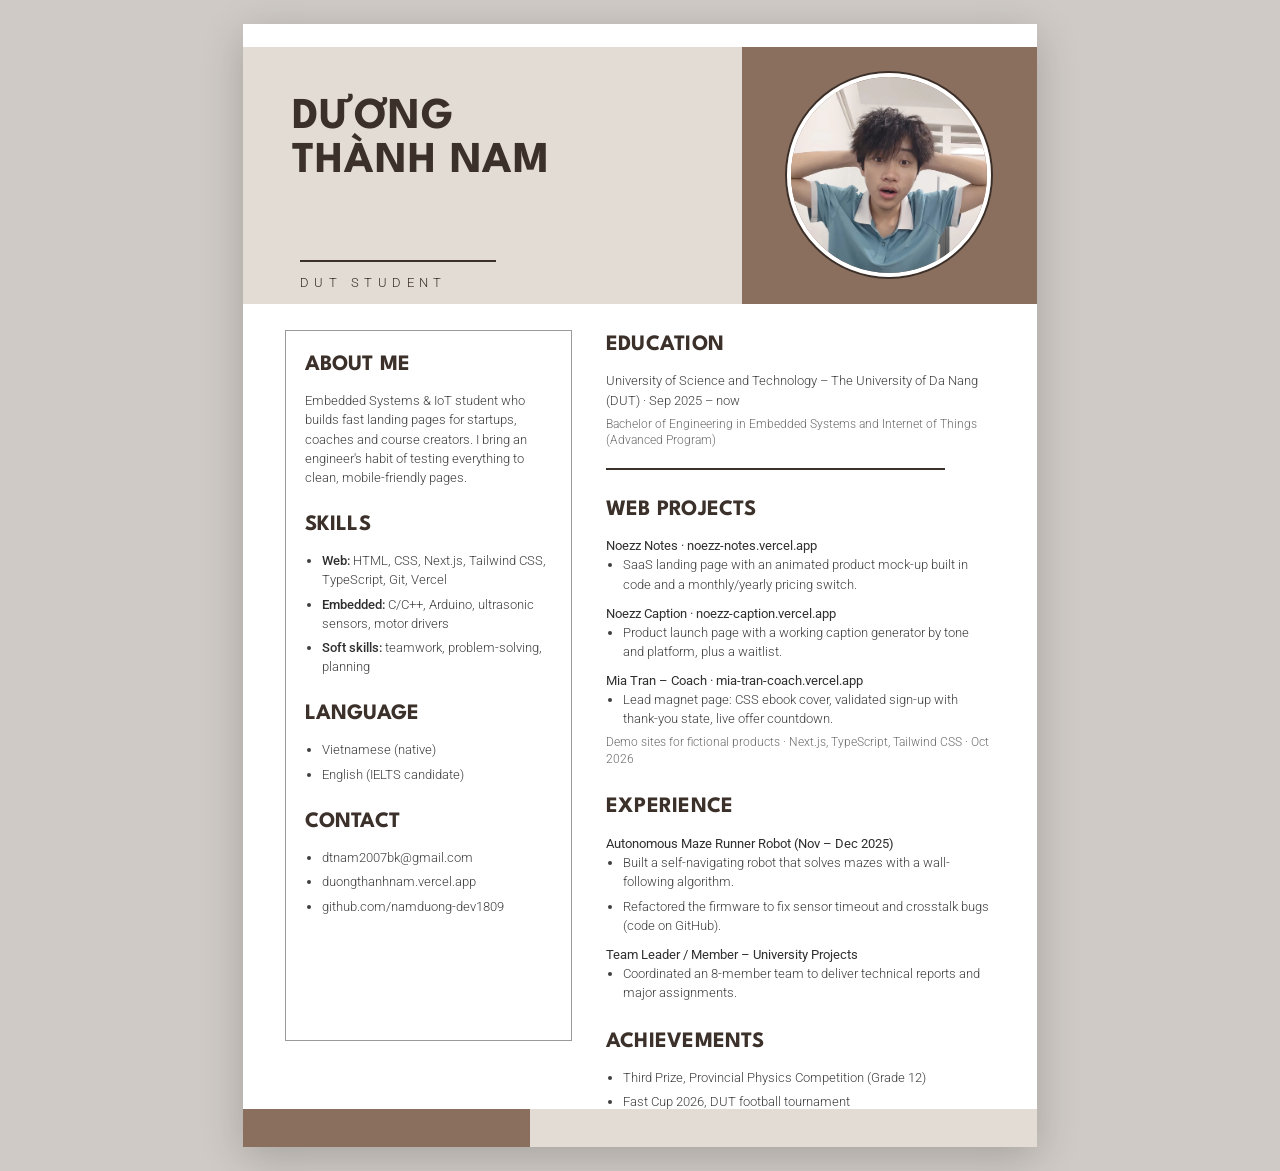
<file: resume.html>
<!doctype html>
<html lang="en">
<head>
<meta charset="utf-8">
<meta name="viewport" content="width=device-width, initial-scale=1">
<title>Resume — Dương Thành Nam</title>
<link rel="preconnect" href="https://fonts.googleapis.com">
<link rel="preconnect" href="https://fonts.gstatic.com" crossorigin>
<link href="https://fonts.googleapis.com/css2?family=League+Spartan:wght@600;700&family=Roboto:wght@300;400;500&display=swap" rel="stylesheet">
<style>
  /* One A4 page. Print it (Ctrl+P → Save as PDF) to get the PDF. */
  @page { size: A4; margin: 0; }
  :root { --ink:#3b302a; --brown:#8b6f5e; --beige:#e3dcd5; --text:#3f3f3f; --muted:#6b6b6b; }
  * { box-sizing:border-box; margin:0; padding:0; }
  html { background:#cfcac5; }
  body { font-family:Roboto, Arial, sans-serif; font-weight:300; color:var(--text); font-size:13.2px; line-height:1.45; }
  .page { width:210mm; height:297mm; margin:24px auto; background:#fff; position:relative; overflow:hidden; box-shadow:0 10px 40px rgba(0,0,0,.2); }
  @media print { html { background:#fff; } .page { margin:0; box-shadow:none; } }

  .top { display:grid; grid-template-columns:1fr 78mm; height:68mm; margin-top:6mm; }
  .name { background:var(--beige); padding:13mm 0 0 13mm; position:relative; }
  .name h1 { font-family:"League Spartan", sans-serif; font-weight:700; font-size:44px; line-height:1; letter-spacing:.02em; color:var(--ink); text-transform:uppercase; }
  .name .role { position:absolute; left:15mm; bottom:3mm; font-size:13px; letter-spacing:.42em; color:var(--ink); text-transform:uppercase; }
  .name .role::before { content:""; display:block; width:52mm; border-top:2px solid var(--ink); margin-bottom:3mm; }
  .photo { background:var(--brown); display:grid; place-items:center; }
  .photo img { width:54mm; height:54mm; border-radius:50%; object-fit:cover; object-position:50% 18%; border:4px solid #fff; box-shadow:0 0 0 2px var(--ink); }

  .body { display:grid; grid-template-columns:76mm 1fr; gap:9mm; padding:7mm 12mm 0 11mm; }
  .side { border:1px solid #9a9a9a; padding:5mm 5mm 6mm; height:188mm; }
  h2 { font-family:"League Spartan", sans-serif; font-weight:700; font-size:22px; color:var(--ink); text-transform:uppercase; letter-spacing:.01em; margin:0 0 2.5mm; }
  .side h2 { margin-top:6mm; }
  .side h2:first-child { margin-top:0; }
  ul { padding-left:4.5mm; }
  li + li { margin-top:1.4mm; }
  b { font-weight:500; color:#2f2f2f; }
  a { color:inherit; text-decoration:none; }
  .main h2 { margin-top:6.5mm; }
  .main h2:first-child { margin-top:0; }
  .main .rule { border-top:2px solid var(--ink); margin:5mm 0 0; width:88%; }
  .item { margin-top:2.6mm; }
  .item > p:first-child { font-weight:400; color:#2f2f2f; }
  .note { font-size:11.5px; color:var(--muted); margin-top:1.6mm; }

  .bars { position:absolute; left:0; right:0; bottom:0; height:10mm; display:grid; grid-template-columns:76mm 1fr; }
  .bars span:first-child { background:var(--brown); }
  .bars span:last-child { background:var(--beige); }
</style>
</head>
<body>
<div class="page">
  <div class="top">
    <div class="name">
      <h1>Dương<br>Thành Nam</h1>
      <p class="role">DUT Student</p>
    </div>
    <div class="photo"><img src="images/me.webp" alt="Dương Thành Nam"></div>
  </div>

  <div class="body">
    <aside class="side">
      <h2>About me</h2>
      <p>Embedded Systems &amp; IoT student who builds fast landing pages for startups, coaches and course creators. I bring an engineer's habit of testing everything to clean, mobile-friendly pages.</p>

      <h2>Skills</h2>
      <ul>
        <li><b>Web:</b> HTML, CSS, Next.js, Tailwind CSS, TypeScript, Git, Vercel</li>
        <li><b>Embedded:</b> C/C++, Arduino, ultrasonic sensors, motor drivers</li>
        <li><b>Soft skills:</b> teamwork, problem-solving, planning</li>
      </ul>

      <h2>Language</h2>
      <ul>
        <li>Vietnamese (native)</li>
        <li>English (IELTS candidate)</li>
      </ul>

      <h2>Contact</h2>
      <ul>
        <!-- private-contact -->
        <li>dtnam2007bk@gmail.com</li>
        <li>duongthanhnam.vercel.app</li>
        <li>github.com/namduong-dev1809</li>
      </ul>
    </aside>

    <main class="main">
      <h2>Education</h2>
      <p>University of Science and Technology – The University of Da Nang (DUT) · Sep 2025 – now</p>
      <p class="note">Bachelor of Engineering in Embedded Systems and Internet of Things (Advanced Program)</p>
      <div class="rule"></div>

      <h2>Web projects</h2>
      <div class="item">
        <p>Noezz Notes · noezz-notes.vercel.app</p>
        <ul><li>SaaS landing page with an animated product mock-up built in code and a monthly/yearly pricing switch.</li></ul>
      </div>
      <div class="item">
        <p>Noezz Caption · noezz-caption.vercel.app</p>
        <ul><li>Product launch page with a working caption generator by tone and platform, plus a waitlist.</li></ul>
      </div>
      <div class="item">
        <p>Mia Tran – Coach · mia-tran-coach.vercel.app</p>
        <ul><li>Lead magnet page: CSS ebook cover, validated sign-up with thank-you state, live offer countdown.</li></ul>
      </div>
      <p class="note">Demo sites for fictional products · Next.js, TypeScript, Tailwind CSS · Oct 2026</p>

      <h2>Experience</h2>
      <div class="item">
        <p>Autonomous Maze Runner Robot (Nov – Dec 2025)</p>
        <ul>
          <li>Built a self-navigating robot that solves mazes with a wall-following algorithm.</li>
          <li>Refactored the firmware to fix sensor timeout and crosstalk bugs (code on GitHub).</li>
        </ul>
      </div>
      <div class="item">
        <p>Team Leader / Member – University Projects</p>
        <ul>
          <li>Coordinated an 8-member team to deliver technical reports and major assignments.</li>
        </ul>
      </div>

      <h2>Achievements</h2>
      <ul>
        <li>Third Prize, Provincial Physics Competition (Grade 12)</li>
        <li>Fast Cup 2026, DUT football tournament</li>
      </ul>
    </main>
  </div>
  <div class="bars"><span></span><span></span></div>
</div>
</body>
</html>
</file>
<file: style.css>
/* Design system: ui-ux-pro-max "Claymorphism" + "Playful orange + trust blue" palette.
     Headings use Baloo 2 instead of the suggested Fredoka because Fredoka has no Vietnamese glyphs. */
  :root {
    color-scheme: light;
    --bg:#fff7ed; --surface:#ffffff; --surface-2:#ffedd5;
    --line:#fed7aa; --line-strong:#fdba74;
    --text:#9a3412; --body:#431407; --muted:#475569;
    --accent:#f97316; --accent-text:#ea580c; --accent-soft:#ffedd5; --on-accent:#0f172a;
    --cta:#2563eb; --on-cta:#ffffff;
    --mono:"Baloo 2",system-ui,sans-serif;
    --sans:"Nunito",system-ui,"Segoe UI",sans-serif;
    --radius:24px; --ease:cubic-bezier(.34,1.56,.64,1);
    /* clay: soft outer shadow + inner highlight/shade */
    --clay: 0 10px 24px -8px rgba(234,88,12,.25), inset 0 -4px 0 rgba(154,52,18,.06), inset 0 3px 0 rgba(255,255,255,.9);
    --clay-press: 0 4px 10px -4px rgba(234,88,12,.3), inset 0 2px 0 rgba(154,52,18,.08);
  }
  * { box-sizing:border-box; margin:0; }
  html { scroll-behavior:smooth; scroll-padding-top:90px; }
  body {
    font-family:var(--sans); color:var(--body); line-height:1.65; font-size:16px;
    background:
      radial-gradient(520px 360px at 92% 4%, rgba(251,146,60,.28), transparent 70%),
      radial-gradient(460px 340px at -6% 28%, rgba(37,99,235,.12), transparent 70%),
      var(--bg);
  }
  h1, h2, h3 { font-family:var(--mono); color:var(--text); font-weight:700; }
  a { color:var(--cta); }
  img { max-width:100%; }
  :focus-visible { outline:3px solid var(--cta); outline-offset:3px; border-radius:10px; }
  .wrap { max-width:1120px; margin:0 auto; padding:0 20px; }

  /* nav */
  .nav { position:sticky; top:12px; z-index:10; margin-top:12px; }
  .nav .bar { display:flex; align-items:center; gap:16px; padding:10px 12px 10px 20px; border:3px solid var(--line); border-radius:999px; background:rgba(255,255,255,.88); backdrop-filter:blur(12px); -webkit-backdrop-filter:blur(12px); box-shadow:var(--clay); }
  .logo { font-family:var(--mono); font-weight:800; font-size:1.25rem; color:var(--text); text-decoration:none; white-space:nowrap; }
  .logo span { color:var(--accent-text); }
  .links { display:flex; gap:2px; margin-left:auto; overflow-x:auto; scrollbar-width:none; }
  .links::-webkit-scrollbar { display:none; }
  .links a { color:var(--muted); font-weight:700; text-decoration:none; font-size:.92rem; padding:8px 12px; border-radius:999px; white-space:nowrap; transition:color .2s, background .2s; }
  .links a:hover { color:var(--text); background:var(--surface-2); }
  .lang { flex:none; min-width:44px; min-height:40px; font:700 .85rem var(--mono); color:var(--on-cta); background:var(--cta); border:0; border-radius:999px; cursor:pointer; box-shadow:var(--clay); transition:transform .2s var(--ease); }
  .lang:hover { transform:translateY(-2px); }

  /* hero */
  .hero { display:grid; grid-template-columns:1.2fr .8fr; gap:56px; align-items:center; padding:64px 0 56px; }
  .hero h1 { font-size:clamp(2.8rem,7.5vw,5rem); line-height:1; letter-spacing:-.01em; margin:22px 0 0; font-weight:800; }
  .hero h1 em { font-style:normal; color:var(--accent-text); }
  .hero .lead { color:var(--muted); font-size:1.15rem; max-width:560px; margin-top:20px; }
  .uni { font-weight:700; font-size:.9rem; color:var(--muted); margin-top:14px; }
  .actions { display:flex; flex-wrap:wrap; gap:14px; margin-top:32px; }
  .btn { display:inline-flex; align-items:center; gap:8px; min-height:48px; padding:0 24px; border-radius:16px; font-weight:800; text-decoration:none; cursor:pointer; box-shadow:var(--clay); transition:transform .2s var(--ease), box-shadow .2s ease-out, background .2s; }
  .btn:hover { transform:translateY(-3px); }
  .btn:active { transform:translateY(1px); box-shadow:var(--clay-press); }
  .btn.primary { background:var(--cta); color:var(--on-cta); }
  .btn.primary:hover { background:#1d4ed8; }
  .btn.ghost { color:var(--text); background:var(--surface); border:3px solid var(--line); }
  .btn.ghost:hover { border-color:var(--accent); }
  .btn svg { width:18px; height:18px; }
  .stats { display:flex; flex-wrap:wrap; gap:16px; margin-top:44px; }
  .stats > div { background:var(--surface); border:3px solid var(--line); border-radius:20px; padding:12px 18px; box-shadow:var(--clay); }
  .stats b { display:block; font-family:var(--mono); font-size:1.5rem; line-height:1.2; color:var(--accent-text); }
  .stats span { color:var(--muted); font-size:.85rem; font-weight:600; }
  .portrait { position:relative; justify-self:end; width:100%; max-width:380px; }
  .portrait img { display:block; width:100%; height:auto; aspect-ratio:1; object-fit:cover; object-position:50% 20%; border-radius:36px; border:6px solid var(--surface); box-shadow:0 24px 50px -18px rgba(234,88,12,.45); transform:rotate(2deg); }
  .portrait .chip { position:absolute; left:-18px; bottom:28px; font-family:var(--mono); font-weight:700; font-size:.9rem; color:var(--text); background:var(--surface); border:3px solid var(--line); padding:10px 16px; border-radius:16px; box-shadow:var(--clay); }
  .portrait .chip b { color:var(--cta); }

  /* sections */
  section { padding:80px 0; }
  .head { margin-bottom:36px; }
  .head .num { display:inline-block; font-family:var(--mono); font-weight:800; font-size:.9rem; color:var(--on-accent); background:var(--accent); padding:2px 12px; border-radius:999px; }
  .head h2 { font-size:clamp(2rem,4.4vw,2.8rem); line-height:1.1; margin-top:10px; }
  .grid { display:grid; grid-template-columns:repeat(auto-fit,minmax(300px,1fr)); gap:24px; }
  .grid.services { grid-template-columns:repeat(2,1fr); } /* 4 service cards: 2×2 instead of 3+1 */
  .card { position:relative; background:var(--surface); border:3px solid var(--line); border-radius:var(--radius); padding:24px; overflow:hidden; box-shadow:var(--clay); transition:transform .3s var(--ease), border-color .3s; }
  .card:hover { transform:translateY(-6px) rotate(-.4deg); border-color:var(--line-strong); }
  .card h3 { font-size:1.35rem; line-height:1.25; margin-bottom:10px; }
  .card p, .card li { color:var(--muted); }
  .card p + p, .card p + ul { margin-top:10px; }
  .card b { color:var(--body); font-weight:800; }
  .card .media { margin:-24px -24px 22px; overflow:hidden; aspect-ratio:16/10; background:var(--surface-2); border-bottom:3px solid var(--line); }
  .card .media img { display:block; width:100%; height:100%; object-fit:cover; transition:transform .6s var(--ease); }
  .card:hover .media img { transform:scale(1.04); }
  .card .media.whole { aspect-ratio:auto; }
  .label { font-family:var(--mono); font-weight:700; font-size:.85rem; color:var(--text); text-transform:uppercase; letter-spacing:.06em; margin-bottom:6px; display:block; }
  .meta { font-weight:700; font-size:.85rem; }
  ul { padding-left:0; list-style:none; }
  li { position:relative; padding-left:20px; }
  li + li { margin-top:8px; }
  li::before { content:""; position:absolute; left:0; top:.6em; width:9px; height:9px; border-radius:50%; background:var(--accent); }
  .tags { display:flex; flex-wrap:wrap; gap:8px; margin-top:18px; }
  .tags span { font-weight:700; font-size:.8rem; color:var(--text); background:var(--surface-2); padding:4px 12px; border-radius:999px; }
  .featured { grid-template-columns:repeat(auto-fill,minmax(320px,1fr)); } /* auto-fill: a lone card keeps card width */
  .subhead { font-family:var(--mono); font-size:1.1rem; font-weight:800; color:var(--muted); text-transform:uppercase; letter-spacing:.06em; margin:0 0 18px; }
  .featured + .subhead { margin-top:48px; }
  .note { color:var(--muted); margin-top:24px; max-width:760px; }
  .note b { color:var(--body); }

  /* bento skills */
  .bento { display:grid; grid-template-columns:repeat(3,1fr); gap:24px; }
  .bento .tall { grid-row:span 2; }
  .bento .wide { grid-column:span 2; }
  .ih { display:flex; align-items:center; gap:12px; }
  .ih svg { width:36px; height:36px; padding:7px; flex:none; color:var(--on-cta); background:var(--cta); border-radius:12px; }

  .quote { font-family:var(--mono); font-weight:600; font-size:clamp(1.3rem,2.6vw,1.7rem); line-height:1.4; max-width:820px; margin-bottom:32px; color:var(--text); }
  .quote::before { content:"\201C"; color:var(--accent); font-size:2em; line-height:0; vertical-align:-.35em; margin-right:4px; }

  .resume { display:grid; grid-template-columns:minmax(0,560px) 1fr; gap:40px; align-items:start; }
  .resume img { display:block; width:100%; border-radius:var(--radius); border:3px solid var(--line); box-shadow:var(--clay); }
  .resume p { color:var(--muted); margin-bottom:24px; }

  .contact { text-align:center; padding:56px 24px; border:3px solid var(--line); border-radius:32px; background:radial-gradient(500px 220px at 50% 0%, rgba(251,146,60,.25), transparent 70%), var(--surface); box-shadow:var(--clay); }
  .contact h2 { font-size:clamp(2rem,5vw,3.2rem); line-height:1.1; }
  .contact p { color:var(--muted); margin-top:12px; }
  .contact .actions { justify-content:center; }

  footer { padding:40px 0 56px; color:var(--muted); font-weight:600; font-size:.85rem; text-align:center; }

  /* reveal on scroll; only hidden when JS is running */
  .js .reveal { opacity:0; transform:translateY(20px) scale(.97); transition:opacity .45s ease-out, transform .45s var(--ease); }
  .js .reveal.in { opacity:1; transform:none; }
  @media (prefers-reduced-motion: reduce) {
    html { scroll-behavior:auto; }
    .js .reveal { opacity:1; transform:none; transition:none; }
    .card, .card .media img, .btn, .lang { transition:none; }
    .card:hover, .btn:hover { transform:none; }
    .portrait img { transform:none; }
  }

  @media (max-width:900px) {
    .hero { grid-template-columns:1fr; gap:40px; padding-top:56px; }
    .portrait { max-width:300px; justify-self:start; }
    .bento { grid-template-columns:1fr 1fr; }
    .resume { grid-template-columns:1fr; }
  }
  @media (max-width:600px) {
    .nav .bar { padding-left:14px; }
    .bento { grid-template-columns:1fr; }
    .bento .tall { grid-row:auto; }
    .bento .wide { grid-column:auto; }
    .grid, .grid.services, .featured { grid-template-columns:1fr; }
    .portrait .chip { left:12px; }
    section { padding:60px 0; }
  }

  /* about page: short header instead of the portrait hero */
  .page-hero { padding:64px 0 8px; }
  .page-hero h1 { font-size:clamp(2.4rem,6vw,4rem); line-height:1.05; font-weight:800; }
  .page-hero .lead { color:var(--muted); font-size:1.1rem; max-width:620px; margin-top:16px; }
</file>
